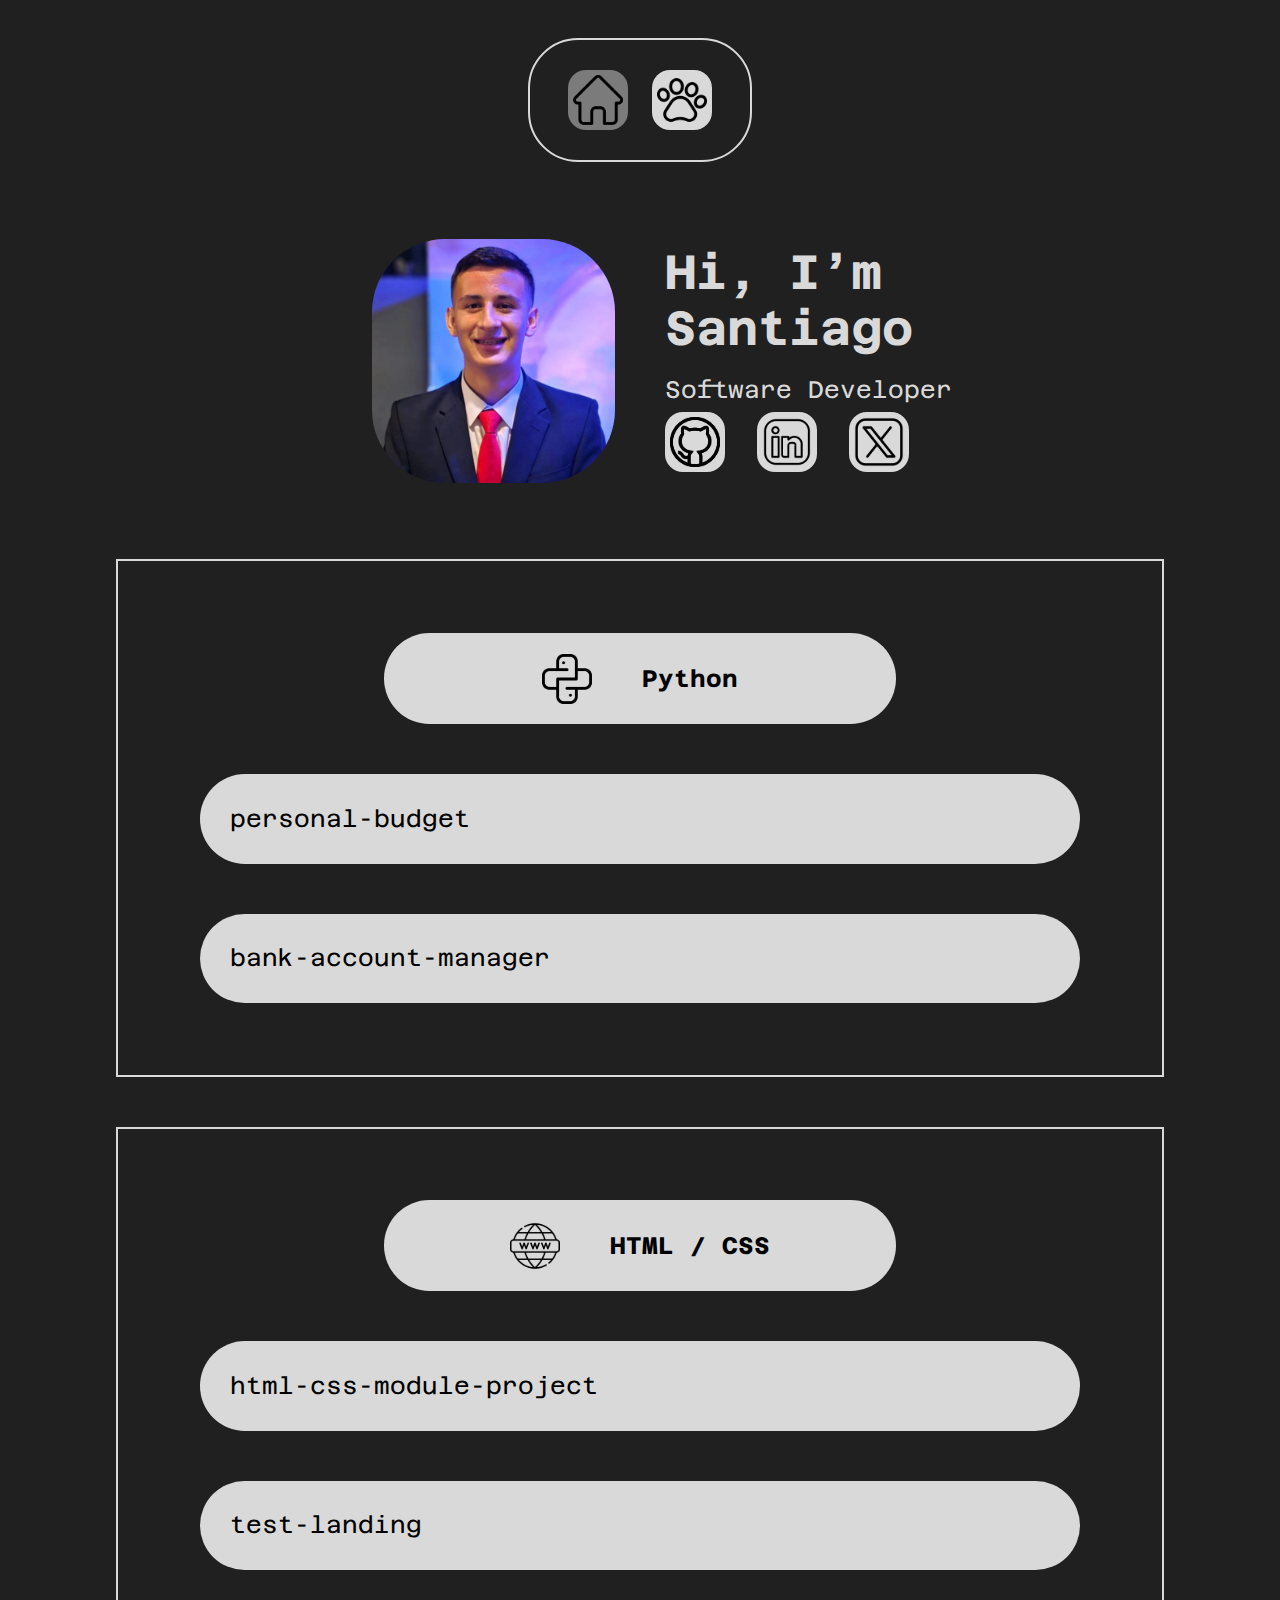
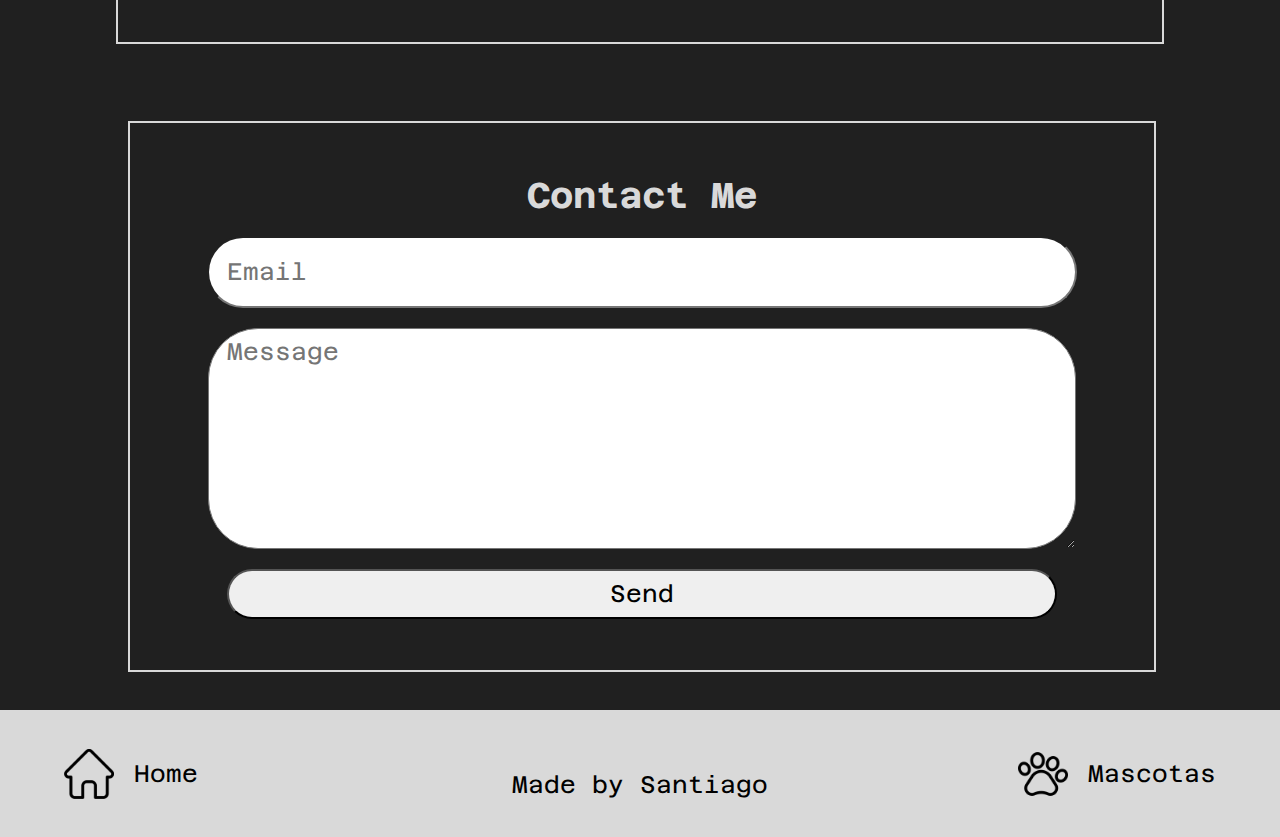
<file: index.html>
<!DOCTYPE html>
<html lang="en">
<head>
    <meta charset="UTF-8">
    <meta name="viewport" content="width=device-width, initial-scale=1.0">
    <title>Home</title>
    <link rel="stylesheet" href="css/styles.css">
    <link rel="shortcut icon" href="img/Home.svg" type="image/x-icon">
    <link href="https://fonts.googleapis.com/css2?family=Azeret+Mono:ital,wght@0,100..900;1,100..900&display=swap" rel="stylesheet">
</head>
<body class="grid">
    <!--------------------------------------------------------------Header--------------------------------------------------------------------->
    <header>
        <nav class="flex">
            <ul class="flex">
                <li class="selected"><a href="#" class="flex"><img src="img/Home.svg" alt="Home page icon" class="icon"></a></li>
                <li class="back-white"><a href="mascotas.html" class="flex"><img src="img/pets.png" alt="Pets page icon" class="icon"></a></li>
            </ul>
        </nav>
    </header>
    <!--------------------------------------------------------------Main--------------------------------------------------------------------->
    <main>
         <!--------------------------------------------------------------Profile--------------------------------------------------------------------->
        <section id="profile" class="grid">
            <article id="profile-picture" class="flex">
                <img src="img/picture.svg" alt="My picture">
            </article>
            <article id="profile-information" class="flex">
                <div>
                    <h1>Hi, I’m Santiago</h1>
                    <p>Software Developer</p>
                </div>
                <div class="flex">
                    <a href="https://github.com/szapatar08" target="_blank"><img src="img/Github.svg" alt="Github icon" class="back-white icon"></a>
                    <a href="https://www.linkedin.com/in/santiago-zapata-rendon/" target="_blank"><img src="img/Linkedin.svg" alt="Linkedin icon" class="back-white icon"></a>
                    <a href="" target="_blank"><img src="img/X.svg" alt="X icon" class="back-white icon"></a>
                </div>
            </article>
        </section>
        <!--------------------------------------------------------------Repo--------------------------------------------------------------------->
        <section id="repo">
            <div id="python-html" class="grid">
                <article class="flex language-container">
                    <div class="flex container">
                        <div class="flex language-name">
                            <img src="img/Python.svg" alt="Python icon">
                            <h2>Python</h2>
                        </div>
                        <div class="flex">
                            <a href="https://github.com/szapatar08/Personal-budget" class="items hover_grey" target="_blank">personal-budget</a>
                            <a href="https://github.com/szapatar08/Bank-account-manager" class="items hover_grey" target="_blank">bank-account-manager</a>
                        </div>
                    </div>
                </article>
                <article class="flex language-container">
                    <div class="flex container">
                        <div class="flex language-name">
                            <img src="img/CSS.svg" alt="CSS icon">
                            <h2>HTML / CSS</h2>
                        </div>
                        <div class="flex">
                            <a href="https://github.com/szapatar08/HTML-CSS-module-project" class="items hover_grey" target="_blank">html-css-module-project</a>
                            <a href="https://github.com/szapatar08/test-landing" class="items hover_grey" target="_blank">test-landing</a>
                        </div>
                    </div>
                </article>
            </div>
        </section>
        <!--------------------------------------------------------------Contact me--------------------------------------------------------------------->
        <section id="contact-me">
            <form action="#" class="flex">
                <h2>Contact Me</h2> 
                <input type="email" placeholder="Email">
                <textarea name="message" placeholder="Message"></textarea>
                <button>Send</button>
            </form>
        </section>
    </main>
    <!--------------------------------------------------------------Footer--------------------------------------------------------------------->
    <footer class="grid">
        <section id="home-repo" class="flex">
            <ul class="flex">
                <li class="flex"><img src="img/Home.svg" alt="Home page icon" class="icon"> <a href="#">Home</a></li>
            </ul>
        </section>
        <section id="made" class="flex">
            <p>Made by Santiago</p>
        </section>
        <section id="me" class="flex">
            <ul class="flex">
                <li class="flex"><img src="img/pets.png" alt="About me page icon" class="icon"> <a href="mascotas.html">Mascotas</a></li>
            </ul>
        </section>
    </footer>
</body>
</html>
</file>
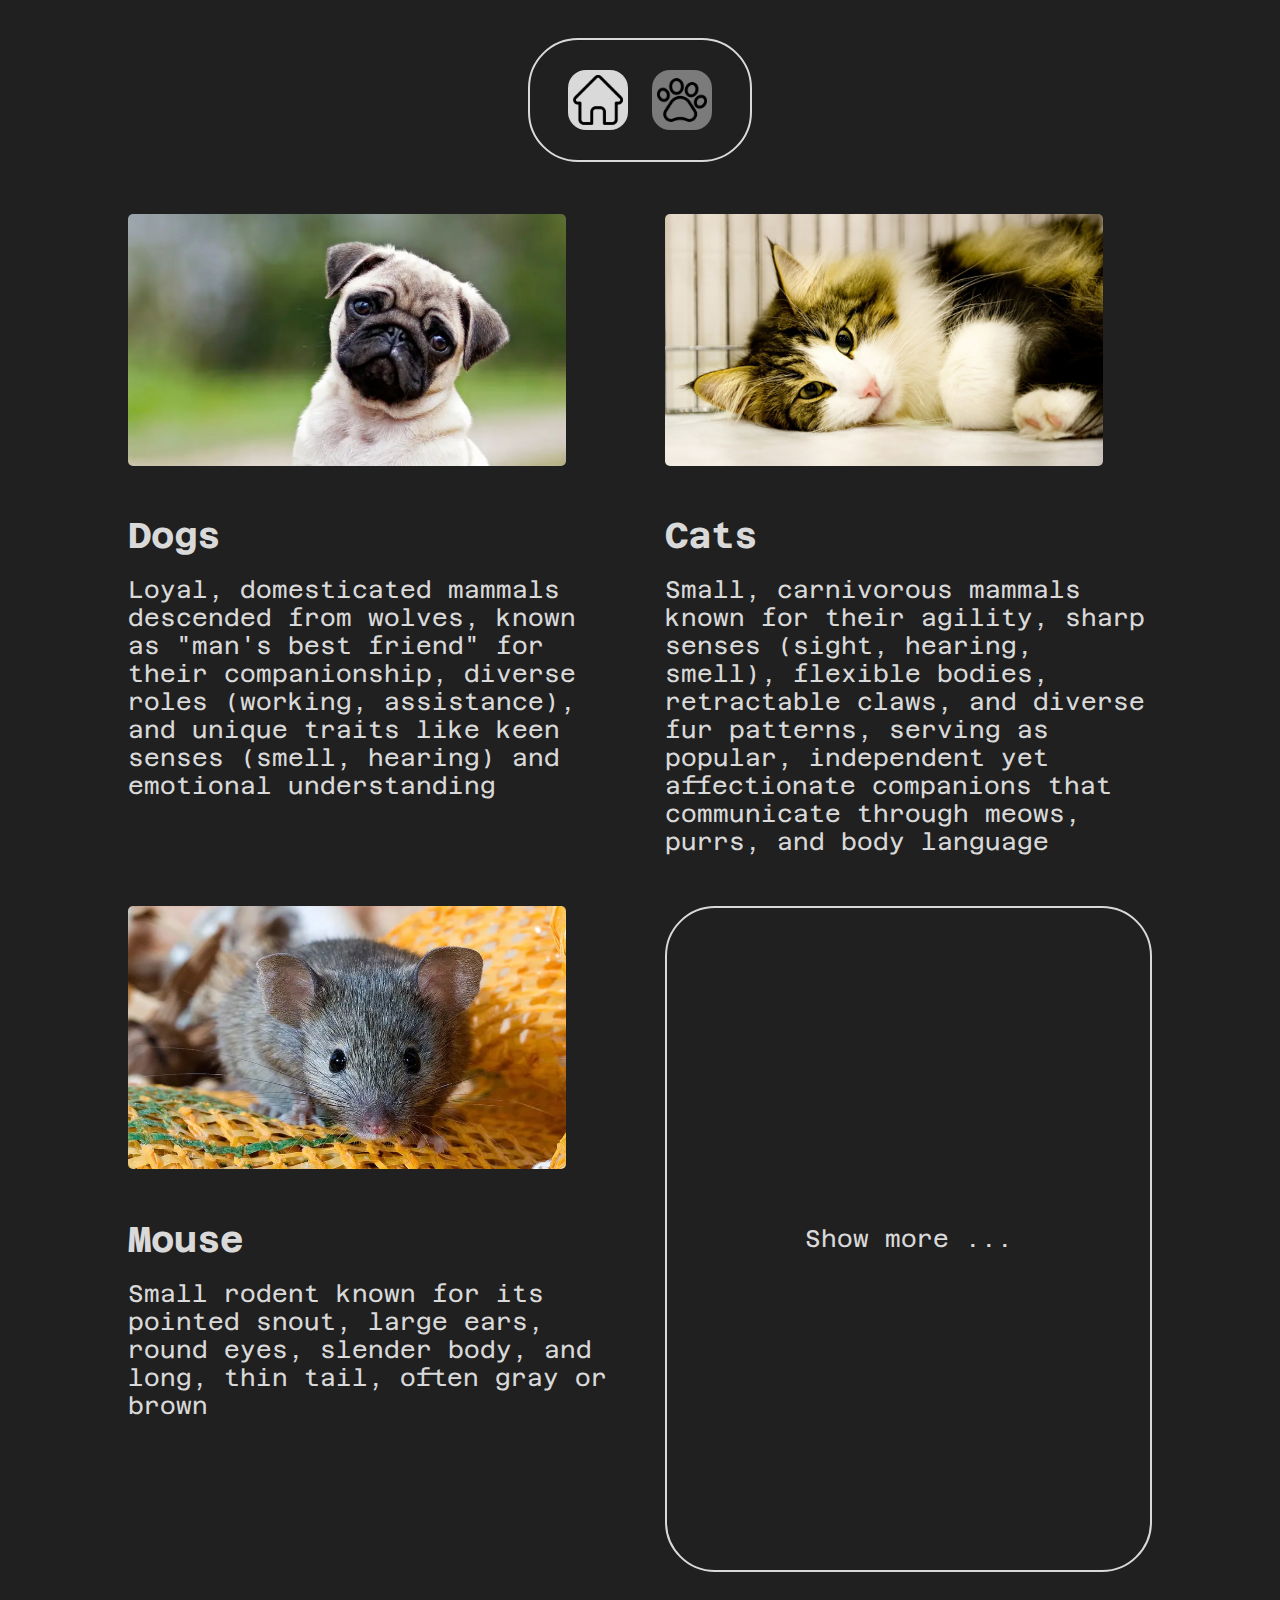
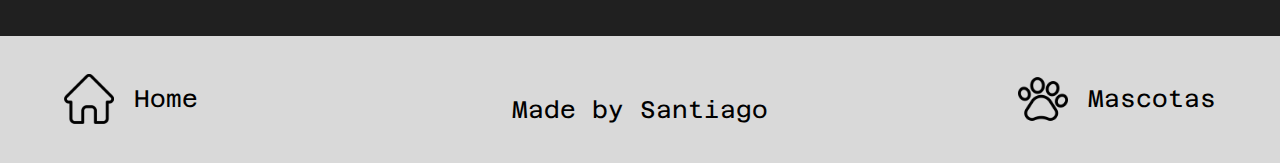
<file: mascotas.html>
<!DOCTYPE html>
<html lang="en">
<head>
    <meta charset="UTF-8">
    <meta name="viewport" content="width=device-width, initial-scale=1.0">
    <title>Home</title>
    <link rel="stylesheet" href="css/styles.css">
    <link rel="shortcut icon" href="img/pets.png" type="image/x-icon">
    <link href="https://fonts.googleapis.com/css2?family=Azeret+Mono:ital,wght@0,100..900;1,100..900&display=swap" rel="stylesheet">
</head>
<body class="grid">
    <!--------------------------------------------------------------Header--------------------------------------------------------------------->
    <header>
        <nav class="flex">
            <ul class="flex">
                <li class="back-white"><a href="index.html" class="flex"><img src="img/Home.svg" alt="Home page icon" class="icon"></a></li>
                <li class="selected"><a href="#" class="flex"><img src="img/pets.png" alt="Pets page icon" class="icon"></a></li>
            </ul>
        </nav>
    </header>
    <!--------------------------------------------------------------Main--------------------------------------------------------------------->
    <main>
        <section id="animals" class="grid">
            <article class="grid">
                <img src="img/dogs.png" alt="Dogs image">
                <h2>Dogs</h2>
                <p>
                    Loyal, domesticated mammals descended from wolves, known as "man's best friend" for their companionship, diverse roles (working, assistance), and unique traits like keen senses (smell, hearing) and emotional understanding
                </p>
            </article>
            <article class="grid">
                <img src="img/cats.png" alt="Cats image">
                <h2>Cats</h2>
                <p>
                    Small, carnivorous mammals known for their agility, sharp senses (sight, hearing, smell), flexible bodies, retractable claws, and diverse fur patterns, serving as popular, independent yet affectionate companions that communicate through meows, purrs, and body language
                </p>
            </article>
            <article class="grid">
                <img src="img/mouse.png" alt="Mouse image">
                <h2>Mouse</h2>
                <p>
                    Small rodent known for its pointed snout, large ears, round eyes, slender body, and long, thin tail, often gray or brown
                </p>
            </article>
            <article class="grid hide">
                <img src="img/snake.png" alt="snake image">
                <h2>Snake</h2>
                <p>
                    Limbless, elongated reptiles known for their scaly bodies, lack of eyelids and external ears, and carnivorous diets, using flexible jaws to swallow prey much larger than their heads
                </p>
            </article>
            <article class="grid hide">
                <img src="img/tiger.png" alt="tiger image">
                <h2>Tiger</h2>
                <p>
                    The world's largest cats, known for their powerful bodies, reddish-orange fur with unique black stripes, white underbellies, and white ear spots
                </p>
            </article>
            <article class="grid hide">
                <img src="img/octopus.png" alt="octopus image">
                <h2>Octopus</h2>
                <p>
                    Soft-bodied, eight-limbed marine mollusk, known for its intelligence, camouflage skills, and unique anatomy, featuring a bulbous head, hunting, and grasping prey like crabs and lobsters in diverse ocean habitats
                </p>
            </article>
            <button id="more" class="more" onclick="hide()">Show more ...</button>
        </section>
    </main>
    <!--------------------------------------------------------------Footer--------------------------------------------------------------------->
    <footer class="grid">
        <section id="home-repo" class="flex">
            <ul class="flex">
                <li class="flex"><img src="img/Home.svg" alt="Home page icon" class="icon"> <a href="index.html">Home</a></li>
            </ul>
        </section>
        <section id="made" class="flex">
            <p>Made by Santiago</p>
        </section>
        <section id="me" class="flex">
            <ul class="flex">
                <li class="flex"><img src="img/pets.png" alt="About me page icon" class="icon"> <a href="#">Mascotas</a></li>
            </ul>
        </section>
    </footer>
    <script src="js/scripts.js"></script>
</body>
</html>
</file>
<file: css/styles.css>
/*General Settings*/
:root {
    font-size: 24px;
}

* {
    font-family: "Azeret Mono", monospace;
    padding: 0;
    margin: 0;
    list-style: none;
    text-decoration: none;
    font-size: 1rem;
}

body {
    height: 100%;
    width: 100%;
    grid-template-rows: auto 3fr auto;
    background-color: #202020;
    color: #D9D9D9;
}

.grid {
    display: grid;
}

.flex {
    display: flex;
}

.back-white {
    background-color: #D9D9D9;
}

.selected {
    background-color: #7B7B7B;
}

.selected:hover {
    border: 2px solid #D9D9D9;
    padding: 3px;
}

.icon {
    height: 50px;
    width: 50px;
}

.hide {
    display: none;
}

/*Header*/
header {
    padding: 3% 10%;
    width: 80%;
}

header nav {
    justify-content: center;
}

header nav ul {
    justify-content: center;
    padding: 30px 50px;
    border: 2px solid #D9D9D9;
    border-radius: 50px;
    gap: 20%;
}

header nav ul li {
    padding: 5px;
    border-radius: 30%;
    padding: 5px;
}

header nav ul li:hover {
    background-color: #7B7B7B;
}

/*Main*/
/*----Profile----*/
main #profile {
    padding: 3% 10%;
    width: 80%;
    grid-template-columns: 1fr 1fr;
    gap: 50px;
}

main #profile #profile-picture {
    justify-content: end;
}

main #profile #profile-picture img {
    width: 50%;
    height: auto;
    border-radius: 30%;
}

main #profile #profile-information {
    flex-direction: column;
    justify-content: space-around;
    width: 100%;
}

main #profile #profile-information #profile-name {
    width: 50%;
}

main #profile #profile-information h1 {
    font-size: 2rem;
    margin-bottom: 20px;
}

main #profile #profile-information .flex {
    justify-content: space-between;
    width: 50%;
}

main #profile #profile-information .flex .icon:hover {
    background-color: #7B7B7B;
}

main #profile #profile-information img {
    padding: 5px;
    border-radius: 30%;
}

/*----Repo----*/
main #repo {
    padding: 3% 10% 5%;
    width: 80%;
}

main #repo #python-html {
    grid-template-columns: 1fr 1fr;
    gap: 50px;
}

main #repo #python-html article .container {
    border: 2px solid #D9D9D9;
    padding: 7% 1%;
    width: 100%;
}

main #repo #python-html .flex {
    width: 100%;
    flex-direction: column;
    align-items: center;
    gap: 50px;
}

main #repo #python-html .flex .items {
    width: 80%;
    padding: 3%;
    border-radius: 50px;
    color: #000;
    background-color: #D9D9D9;
}

main #repo #python-html .flex .items:hover {
    background-color: #7B7B7B;
}

main #repo #python-html .flex .language-name {
    width: 40%;
    flex-direction: row;
    justify-content: center;
    background-color: #D9D9D9;
    border-radius: 50px;
    color: #000;
    padding: 2% 5%;
}

/*----Contact me----*/
main #contact-me {
    padding: 1% 10% 3%;
    width: 80%;
}

main #contact-me form {
    height: 90%;
    width: 90%;
    padding: 5%;
    border: 2px solid #D9D9D9;
    flex-direction: column;
    gap: 20px;
    align-items: center;
}

main #contact-me form h2 {
    font-size: 1.5rem;
}

main #contact-me form input, main #contact-me form button, main #contact-me form textarea {
    display: block;
    height: 50px;
    padding: 1% 2%;
    border-radius: 50px;
    width: 90%;
    max-width: 90%;
}

main #contact-me form textarea {
    height: 200px;
    max-height: 200px;
}

/*----Animals----*/
main #animals {
    padding: 1% 10% 5%;
    width: 80%;
    grid-template-columns: repeat(3,1fr);
    gap: 50px;
}

main #animals article {
    grid-template-rows: 1fr auto 1fr;
    gap: 20px;
}

main #animals .grid img {
    height: 100%;
    width: 100%;
    border-radius: 5px;
}

main #animals article h2 {
    font-size: 1.5rem;
}

.more {
    padding: 20px 50px;
    border-radius: 50px;
    color: #D9D9D9;
    background-color: rgba(0, 0, 0, 0);
    border: 2px solid #D9D9D9;
    cursor: pointer;
}

.more:hover {
    background-color: #D9D9D9;
    color: #000;
}

/*Footer*/
footer {
    background-color: #D9D9D9;
    grid-template-columns: 1fr 1fr 1fr;
    padding: 3% 5%;
}

footer a:hover {
    text-decoration: underline;
    text-decoration-thickness: 2px;
}

footer a, footer p {
    color: #000;
}

footer #home-repo ul li, footer #me ul li {
    gap: 20px;
    align-items: center;
}

footer #home-repo ul, footer #me ul {
    gap: 20px;
    flex-direction: column;
}

footer #made {
    justify-content: center;
    align-items: end;
}

footer #me {
    justify-content: end;
}

/*Medias*/
@media (max-width: 1500px){
    main #repo #python-html {
        grid-template-columns: 1fr;
    }

    main #animals {
        grid-template-columns: repeat(2,1fr);
    }

    main #animals .grid img {
        height: 90%;
        width: 90%;
    }
}

@media (max-width: 950px) {
    main #profile {
        grid-template-columns: 1fr;
    }

    main #profile #profile-picture {
        justify-content: center;
    }

    main #profile #profile-information {
        gap: 20px;
        align-items: center;
    }

    main #animals {
        grid-template-columns: 1fr;
    }
}

@media (max-width: 600px) {
    main #repo .icon {
        display: none;
    }

    footer {
        grid-template-columns: 1fr;
    }
}
</file>
